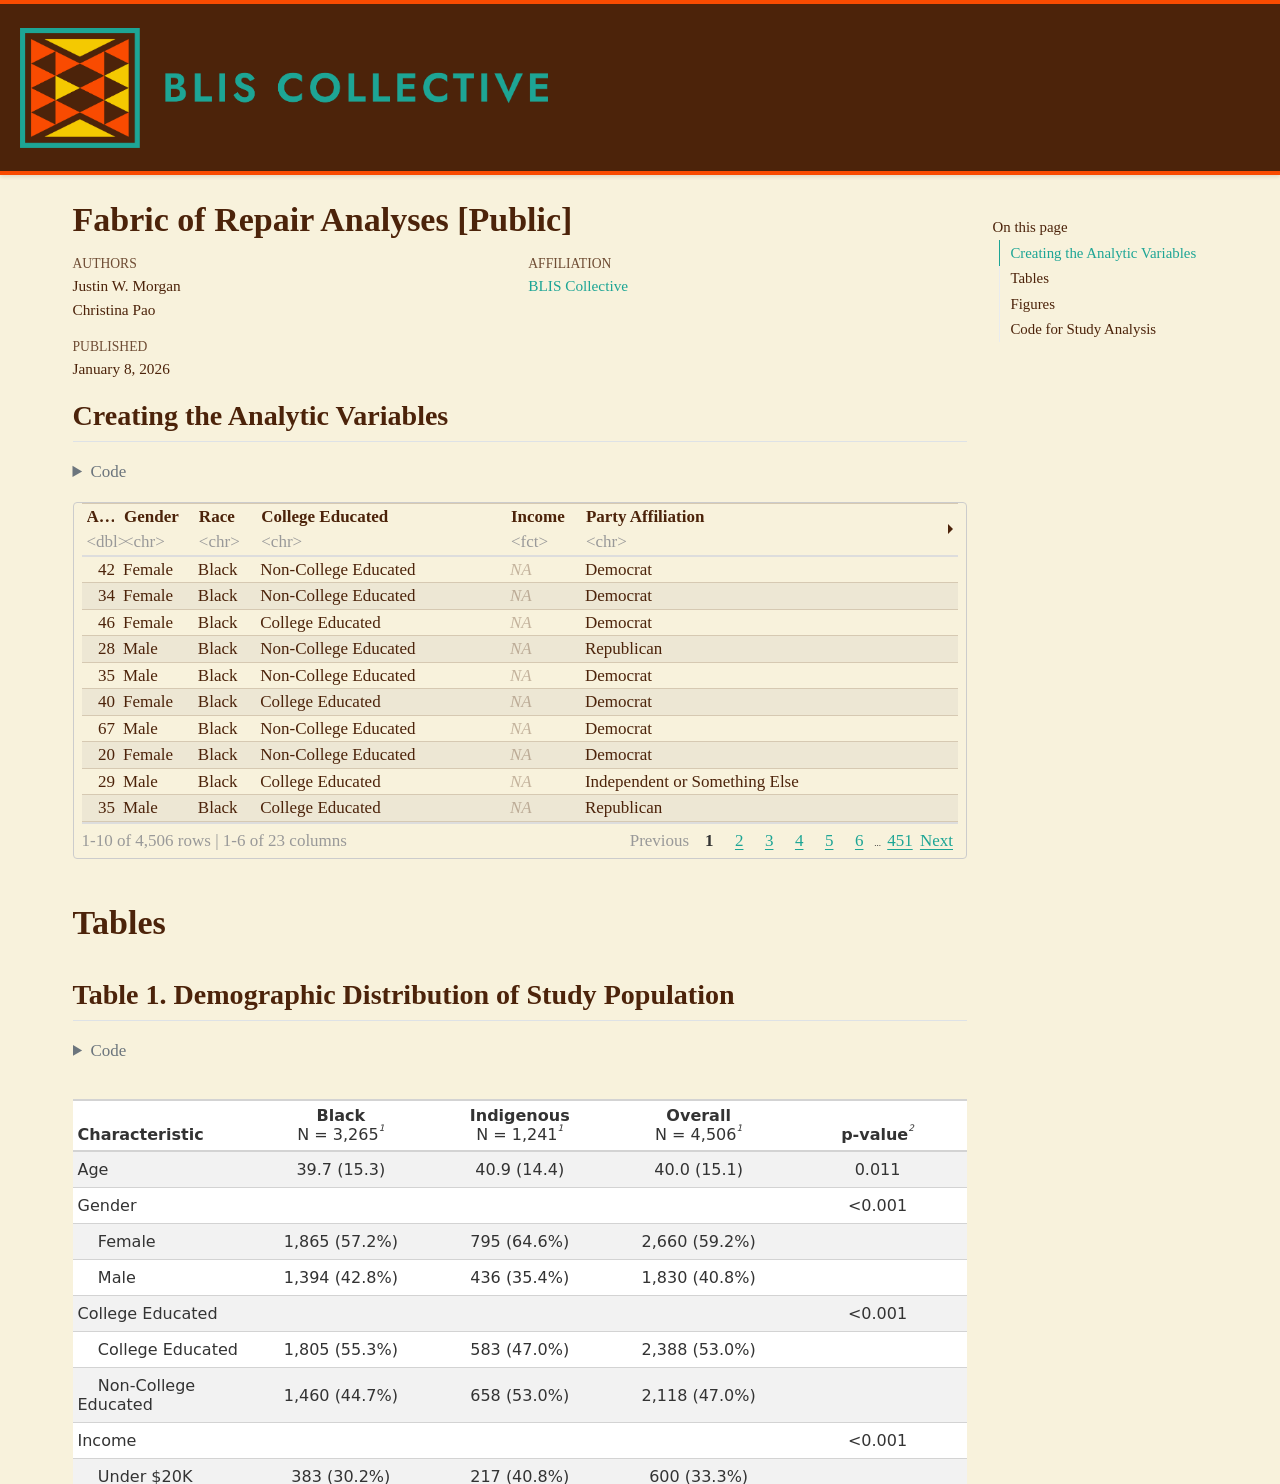
<file: output/index.html>
<html xmlns="http://www.w3.org/1999/xhtml">    
  <head>      
    <title>Redirect to Fabric of Repair/code/Fabric of Repair Analyses [Public].html</title>      
    <meta http-equiv="refresh" content="0;URL='Fabric of Repair/code/Fabric of Repair Analyses [Public].html'" />    
  </head>    
  <body> 
  </body>  
</html>
</file>
